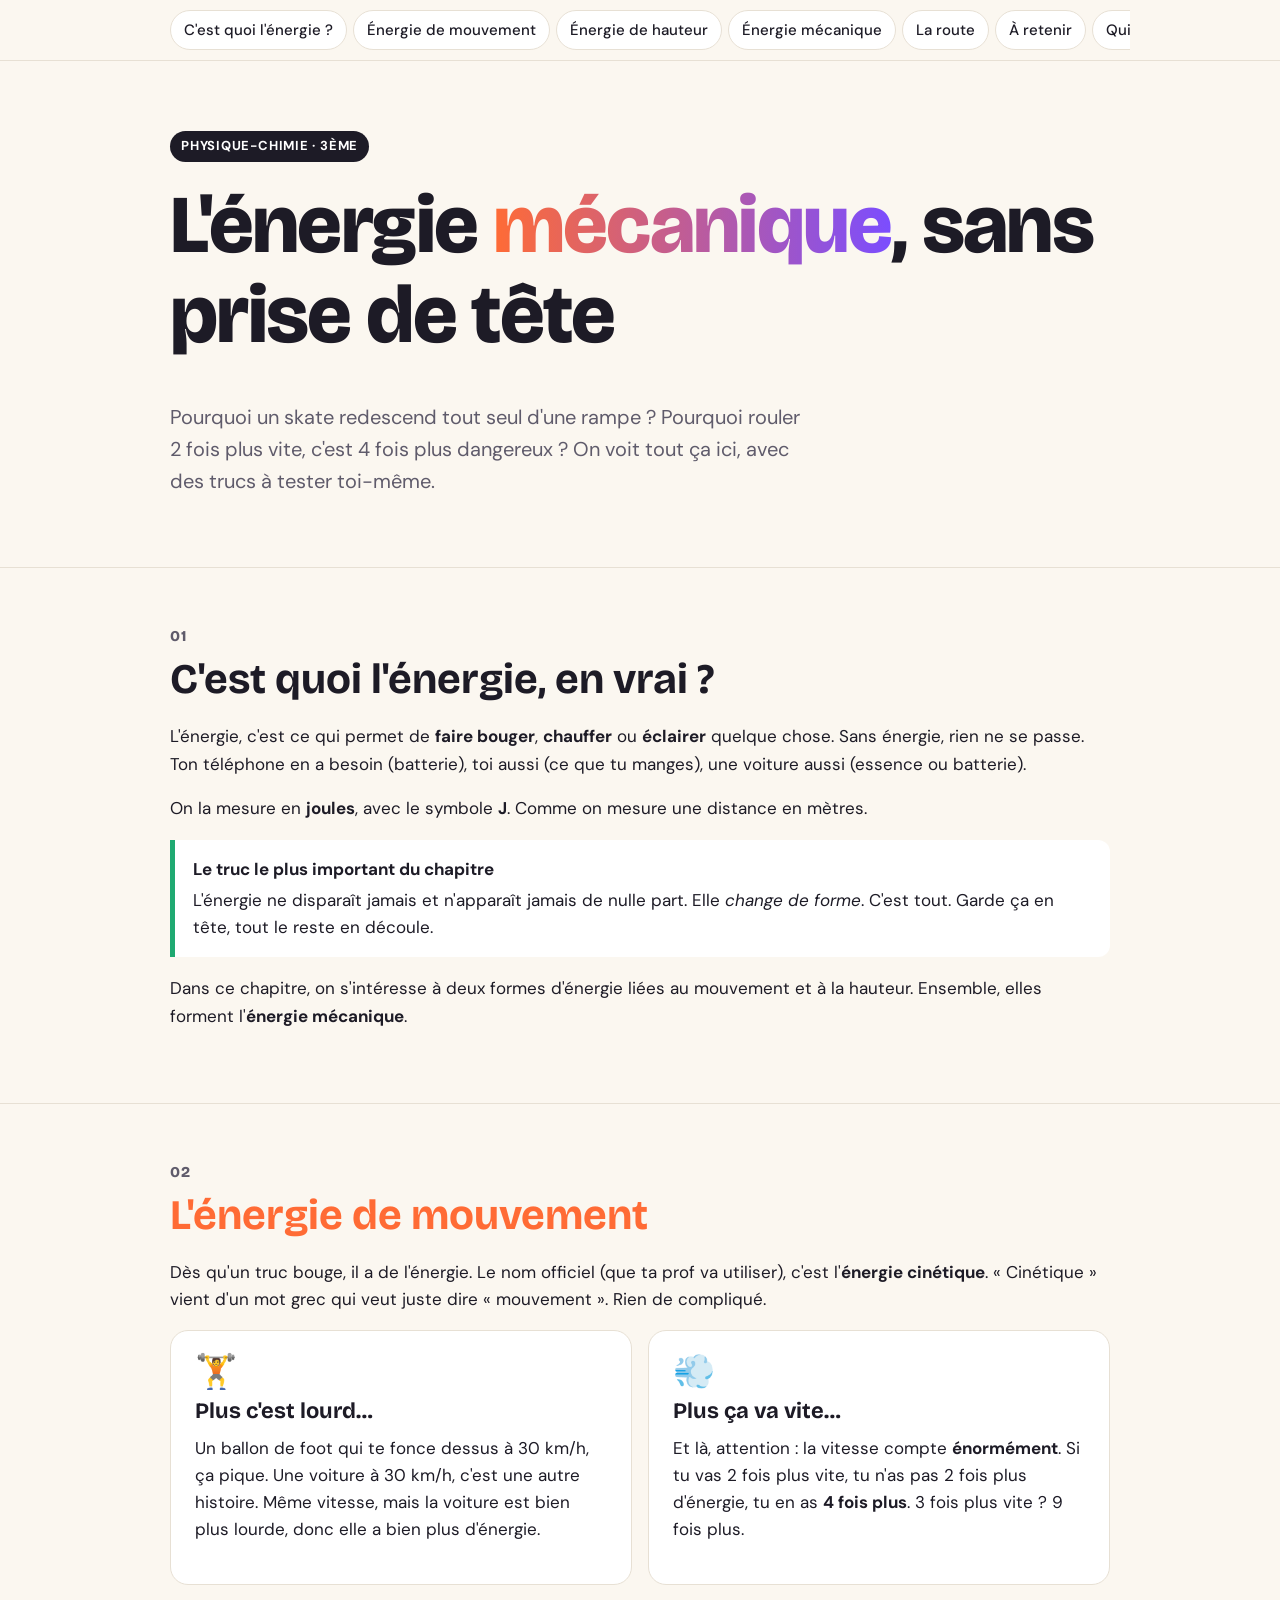
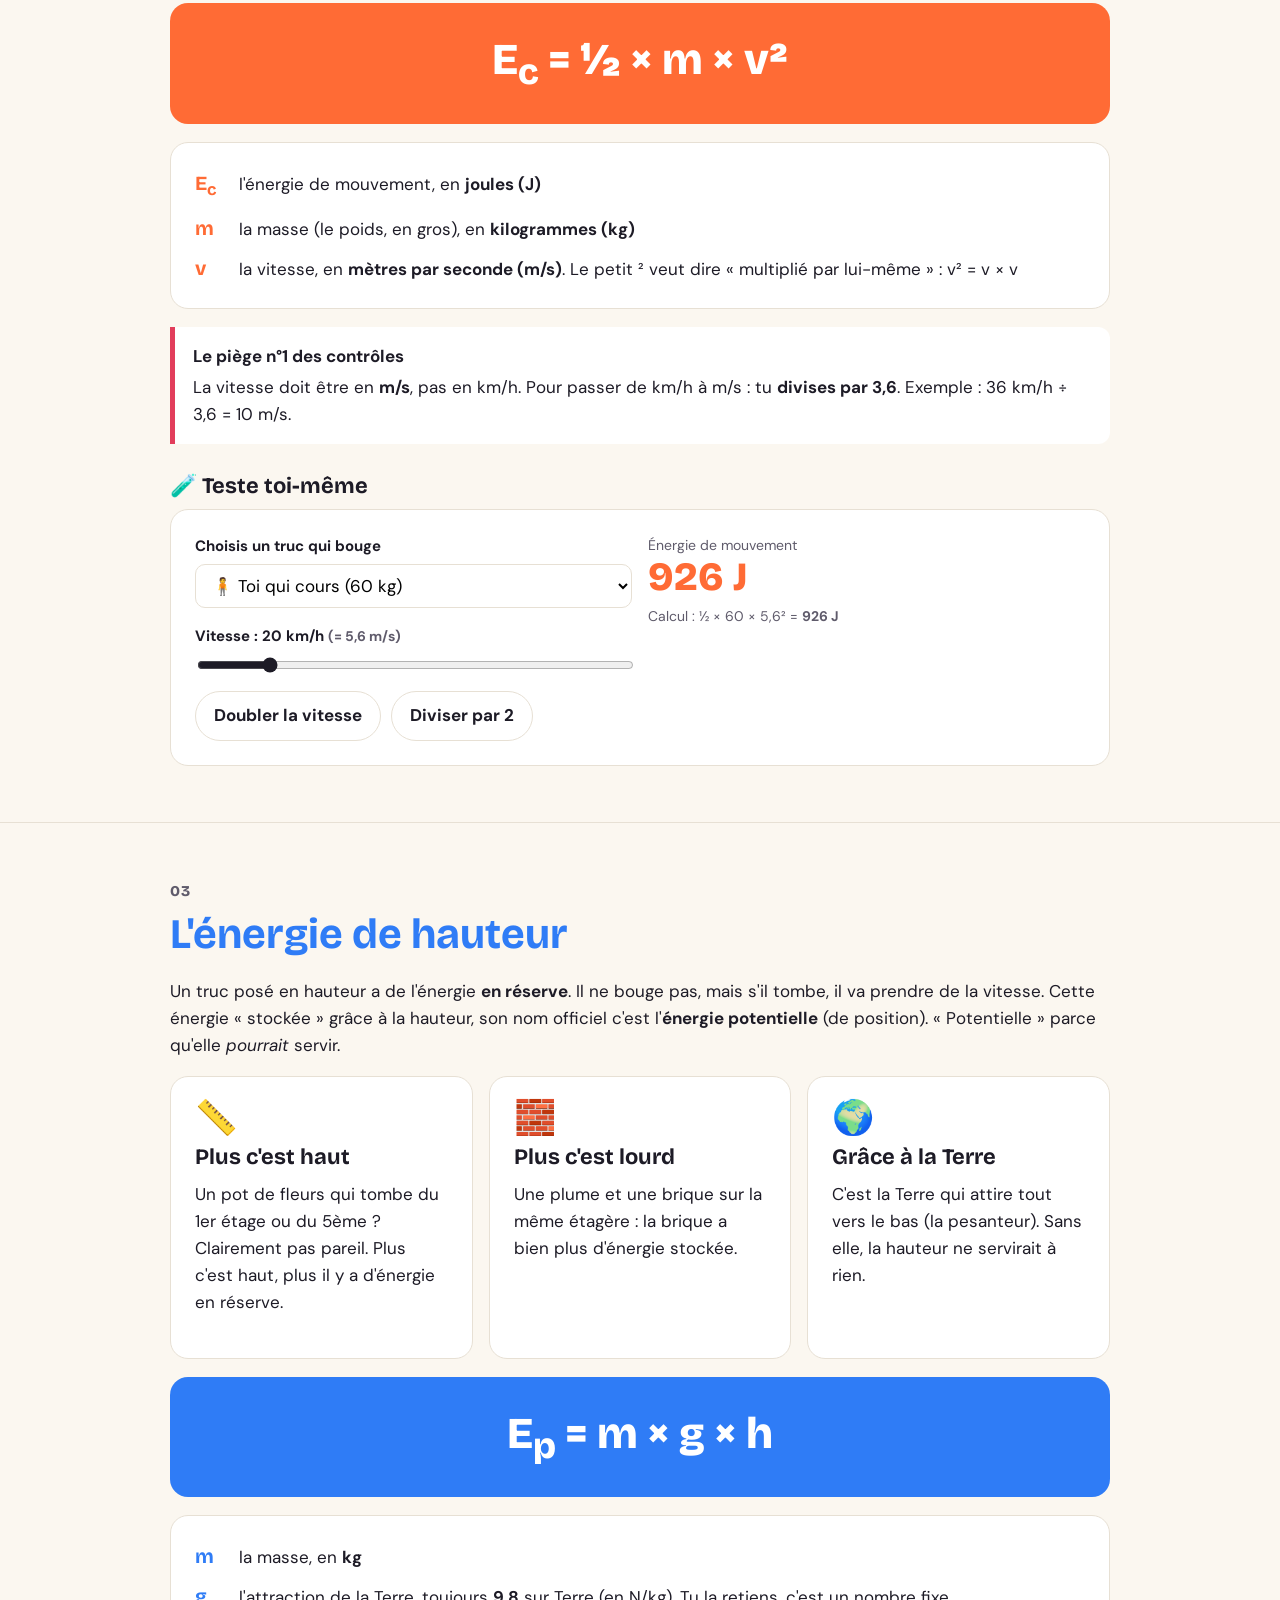
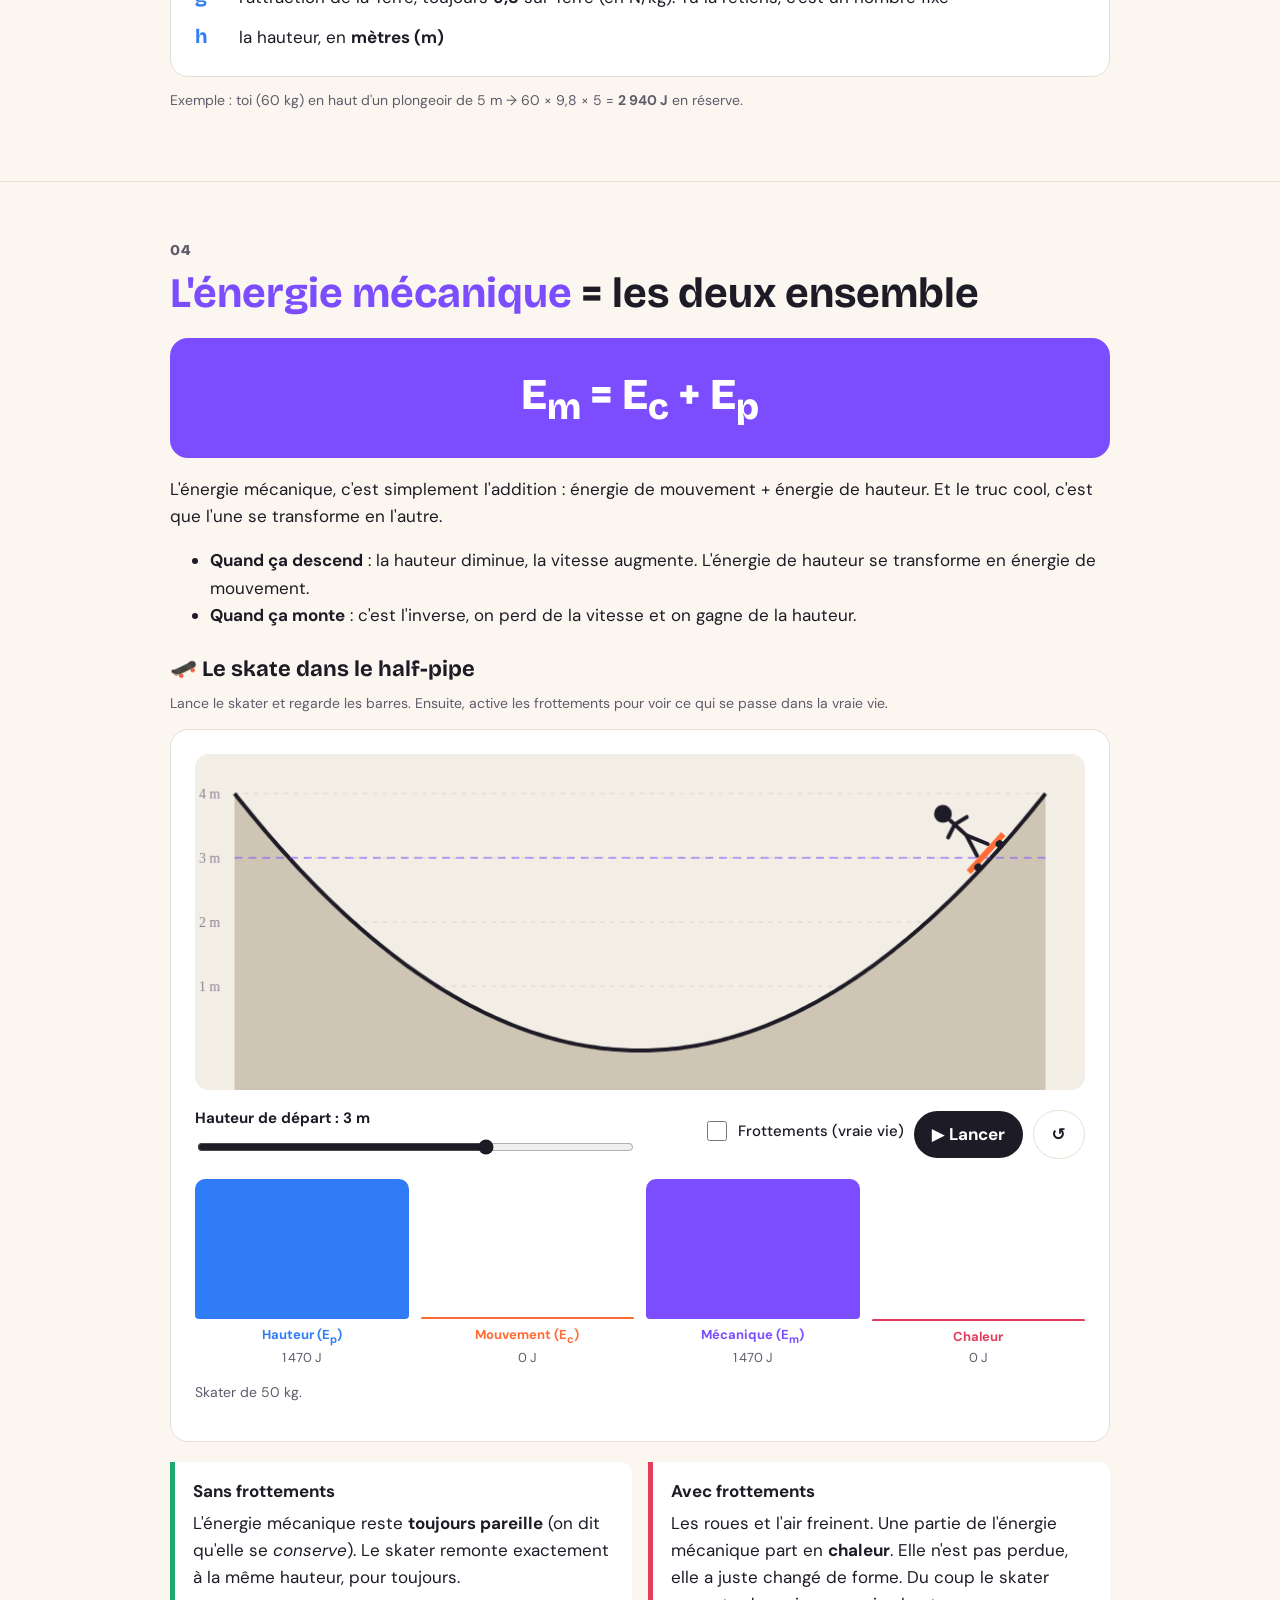
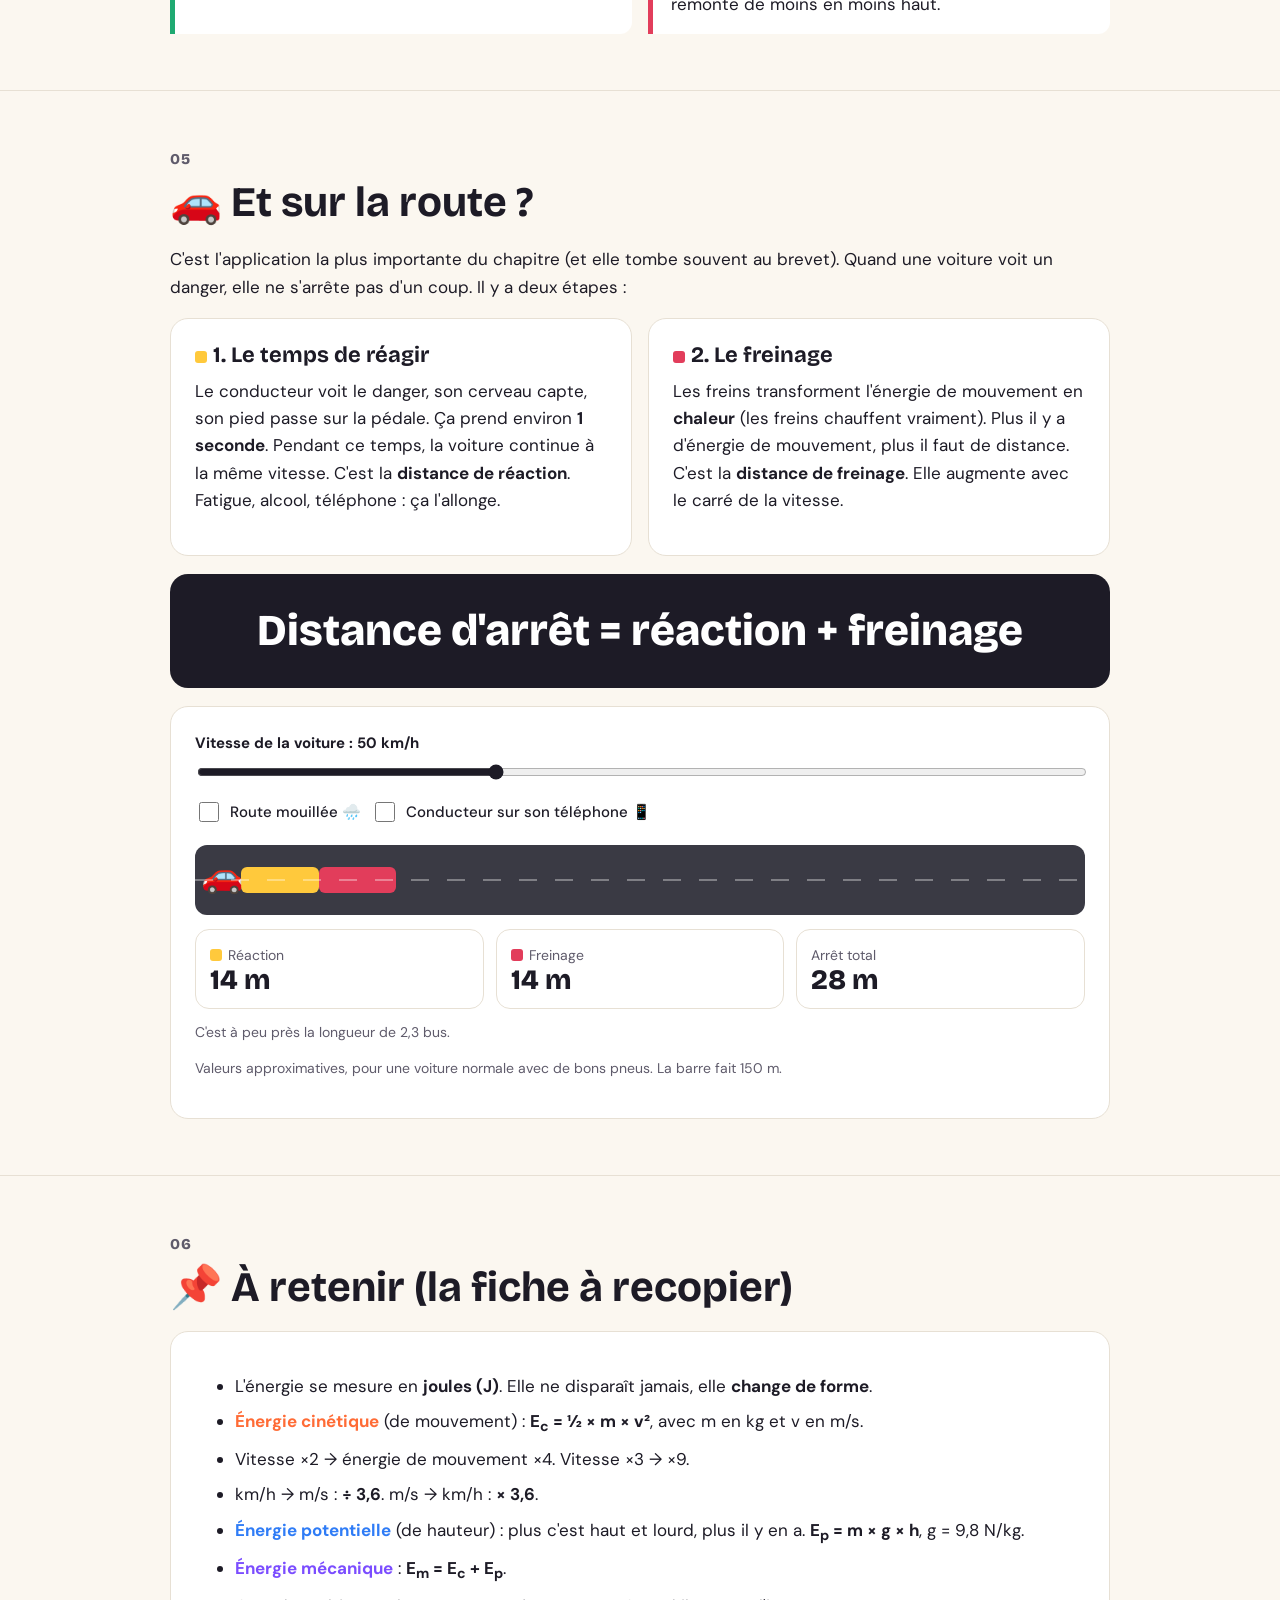
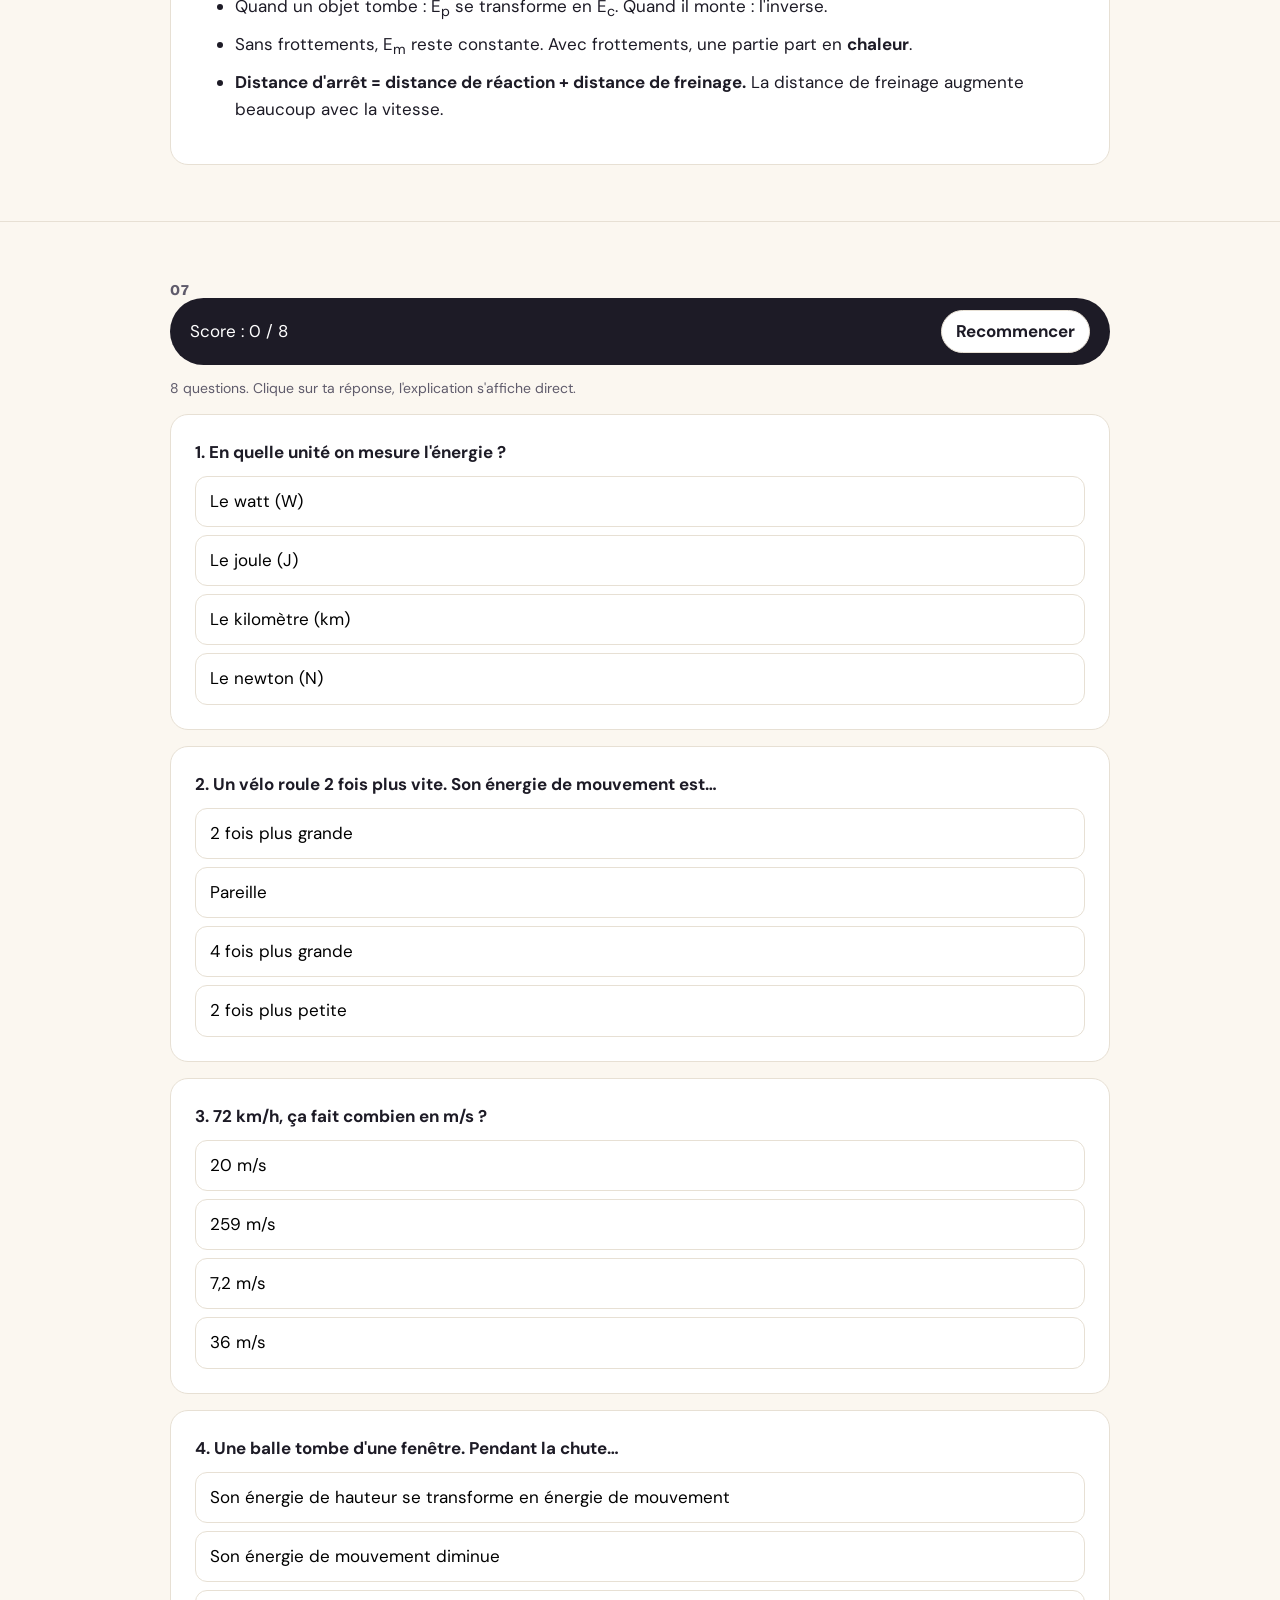
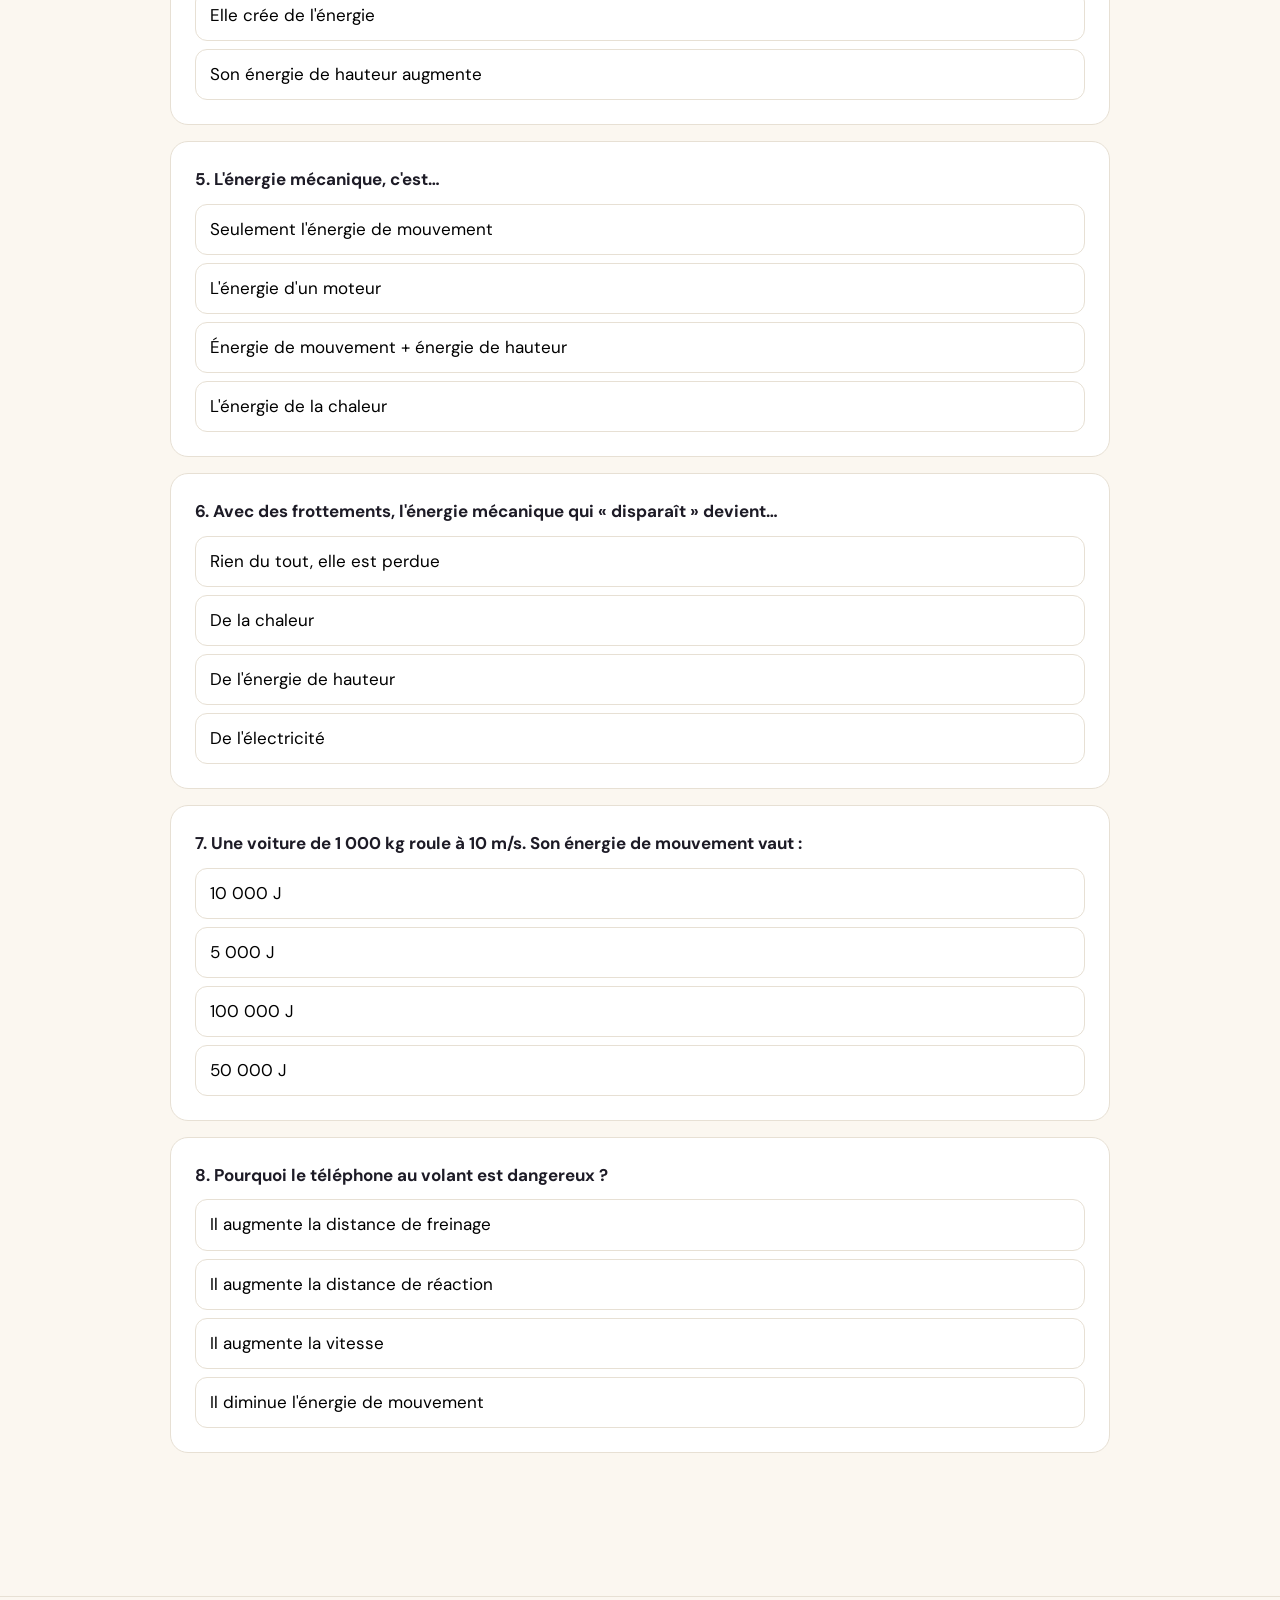
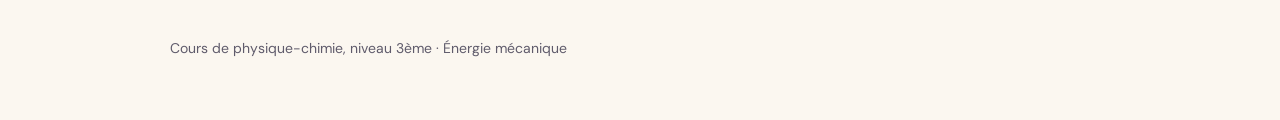
<file: cours/energie.html>
<!DOCTYPE html>
<html lang="fr">
<head>
<meta charset="UTF-8">
<meta name="viewport" content="width=device-width, initial-scale=1">
<title>L'énergie mécanique, version facile</title>
<link rel="preconnect" href="https://fonts.googleapis.com">
<link rel="preconnect" href="https://fonts.gstatic.com" crossorigin>
<link href="https://fonts.googleapis.com/css2?family=Bricolage+Grotesque:opsz,wght@12..96,500;12..96,700;12..96,800&family=DM+Sans:wght@400;500;700&display=swap" rel="stylesheet">
<style>
:root{
  --bg:#fbf7f0; --ink:#1d1b26; --muted:#5f5b6b; --card:#ffffff; --line:#e7e0d4;
  --ec:#ff6b35; --ep:#2f7cf6; --em:#7b4dff; --heat:#e23d5b; --ok:#1fa971;
  --r:18px;
}
*{box-sizing:border-box}
html{scroll-behavior:smooth}
body{margin:0;background:var(--bg);color:var(--ink);font:17px/1.6 "DM Sans",system-ui,sans-serif}
h1,h2,h3{font-family:"Bricolage Grotesque",sans-serif;line-height:1.1;margin:0 0 .5em}
h2{font-size:clamp(28px,4.5vw,42px)}
h3{font-size:22px}
p{margin:0 0 1em}
.wrap{max-width:980px;margin:0 auto;padding:0 20px}
nav{position:sticky;top:0;z-index:10;background:rgba(251,247,240,.92);backdrop-filter:blur(8px);border-bottom:1px solid var(--line)}
nav .wrap{display:flex;gap:6px;overflow-x:auto;padding-top:10px;padding-bottom:10px;scrollbar-width:none}
nav a{white-space:nowrap;text-decoration:none;color:var(--ink);font-weight:500;font-size:15px;padding:7px 13px;border-radius:999px;border:1px solid var(--line);background:#fff}
nav a:hover{border-color:var(--ink)}
header.hero{padding:70px 0 50px}
.tag{display:inline-block;font-size:13px;font-weight:700;letter-spacing:.06em;text-transform:uppercase;background:var(--ink);color:#fff;padding:5px 11px;border-radius:999px;margin-bottom:18px}
.hero h1{font-size:clamp(40px,8vw,82px);font-weight:800;letter-spacing:-.02em}
.hero h1 span{background:linear-gradient(90deg,var(--ec),var(--em));-webkit-background-clip:text;background-clip:text;color:transparent}
.hero p{font-size:20px;color:var(--muted);max-width:640px}
section{padding:56px 0;border-top:1px solid var(--line)}
.num{font-family:"Bricolage Grotesque";font-weight:800;color:var(--muted);font-size:15px;letter-spacing:.08em;margin-bottom:8px;display:block}
.card{background:var(--card);border:1px solid var(--line);border-radius:var(--r);padding:24px}
.grid{display:grid;gap:16px}
.g2{grid-template-columns:repeat(auto-fit,minmax(260px,1fr))}
.g3{grid-template-columns:repeat(auto-fit,minmax(220px,1fr))}
.emoji{font-size:34px;line-height:1;margin-bottom:10px;display:block}
.formula{font-family:"Bricolage Grotesque";font-weight:800;font-size:clamp(28px,5vw,44px);text-align:center;padding:22px;border-radius:var(--r);margin:18px 0;color:#fff}
.f-ec{background:var(--ec)} .f-ep{background:var(--ep)} .f-em{background:var(--em)}
.legend{display:grid;gap:8px;margin-top:6px}
.legend div{display:flex;gap:10px;align-items:baseline}
.legend b{font-family:"Bricolage Grotesque";font-size:20px;min-width:34px}
.tip{border-left:5px solid var(--ink);background:#fff;padding:16px 18px;border-radius:0 12px 12px 0;margin:18px 0}
.tip.warn{border-color:var(--heat)} .tip.good{border-color:var(--ok)}
.tip strong:first-child{display:block;margin-bottom:4px}
label{font-weight:700;font-size:15px;display:block;margin-bottom:6px}
input[type=range]{width:100%;accent-color:var(--ink)}
select,button{font:inherit}
select{padding:9px 12px;border-radius:10px;border:1px solid var(--line);background:#fff;width:100%}
.btn{cursor:pointer;border:0;border-radius:999px;padding:10px 18px;font-weight:700;background:var(--ink);color:#fff}
.btn.ghost{background:#fff;color:var(--ink);border:1px solid var(--line)}
.btn:hover{opacity:.88}
.big{font-family:"Bricolage Grotesque";font-weight:800;font-size:40px;line-height:1}
.small{font-size:14px;color:var(--muted)}
canvas{width:100%;display:block;border-radius:14px;background:#f3eee5}
.bars{display:grid;grid-template-columns:repeat(4,1fr);gap:12px;align-items:end;height:190px;margin-top:16px}
.bar{display:flex;flex-direction:column;justify-content:flex-end;height:100%;text-align:center}
.bar .fill{border-radius:10px 10px 4px 4px;transition:height .05s linear;min-height:2px}
.bar .lab{font-size:13px;font-weight:700;margin-top:6px}
.bar .val{font-size:13px;color:var(--muted)}
.row{display:flex;gap:10px;flex-wrap:wrap;align-items:center}
.switch{display:flex;gap:8px;align-items:center;font-weight:500;cursor:pointer}
.switch input{width:20px;height:20px;accent-color:var(--heat)}
.road{position:relative;height:70px;background:#3a3a44;border-radius:12px;overflow:hidden;margin:14px 0}
.road .seg{position:absolute;top:22px;height:26px;border-radius:6px}
.road .car{position:absolute;top:14px;left:6px;font-size:34px;line-height:1}
.road .kid{position:absolute;top:16px;font-size:32px;line-height:1}
.road::after{content:"";position:absolute;left:0;right:0;top:34px;height:2px;background:repeating-linear-gradient(90deg,#fff 0 18px,transparent 18px 36px);opacity:.35}
.kpis{display:grid;grid-template-columns:repeat(auto-fit,minmax(150px,1fr));gap:12px}
.kpi{background:#fff;border:1px solid var(--line);border-radius:14px;padding:14px}
.chip{display:inline-block;width:12px;height:12px;border-radius:3px;margin-right:6px;vertical-align:-1px}
.q{margin-bottom:16px}
.q .opts{display:grid;gap:8px;margin-top:10px}
.q button.opt{text-align:left;cursor:pointer;background:#fff;border:1.5px solid var(--line);border-radius:12px;padding:11px 14px}
.q button.opt:hover:not(:disabled){border-color:var(--ink)}
.q button.opt.right{border-color:var(--ok);background:#e9f8f1}
.q button.opt.wrong{border-color:var(--heat);background:#fdecef}
.q .exp{display:none;margin-top:10px;font-size:15px;color:var(--muted)}
.q.done .exp{display:block}
.score{position:sticky;bottom:14px;margin-top:20px;background:var(--ink);color:#fff;border-radius:999px;padding:12px 20px;display:flex;justify-content:space-between;align-items:center;gap:10px}
.memo li{margin-bottom:8px}
footer{padding:40px 0 60px;color:var(--muted);font-size:14px;border-top:1px solid var(--line)}
.c-ec{color:var(--ec)} .c-ep{color:var(--ep)} .c-em{color:var(--em)} .c-heat{color:var(--heat)}
@media (max-width:600px){.bars{height:150px}.big{font-size:32px}}
</style>
</head>
<body>

<nav><div class="wrap">
  <a href="#intro">C'est quoi l'énergie ?</a>
  <a href="#ec">Énergie de mouvement</a>
  <a href="#ep">Énergie de hauteur</a>
  <a href="#em">Énergie mécanique</a>
  <a href="#route">La route</a>
  <a href="#memo">À retenir</a>
  <a href="#quiz">Quiz</a>
</div></nav>

<header class="hero"><div class="wrap">
  <span class="tag">Physique-chimie · 3ème</span>
  <h1>L'énergie <span>mécanique</span>, sans prise de tête</h1>
  <p>Pourquoi un skate redescend tout seul d'une rampe ? Pourquoi rouler 2 fois plus vite, c'est 4 fois plus dangereux ? On voit tout ça ici, avec des trucs à tester toi-même.</p>
</div></header>

<!-- 1 -->
<section id="intro"><div class="wrap">
  <span class="num">01</span>
  <h2>C'est quoi l'énergie, en vrai ?</h2>
  <p>L'énergie, c'est ce qui permet de <strong>faire bouger</strong>, <strong>chauffer</strong> ou <strong>éclairer</strong> quelque chose. Sans énergie, rien ne se passe. Ton téléphone en a besoin (batterie), toi aussi (ce que tu manges), une voiture aussi (essence ou batterie).</p>
  <p>On la mesure en <strong>joules</strong>, avec le symbole <strong>J</strong>. Comme on mesure une distance en mètres.</p>
  <div class="tip good"><strong>Le truc le plus important du chapitre</strong>L'énergie ne disparaît jamais et n'apparaît jamais de nulle part. Elle <em>change de forme</em>. C'est tout. Garde ça en tête, tout le reste en découle.</div>
  <p>Dans ce chapitre, on s'intéresse à deux formes d'énergie liées au mouvement et à la hauteur. Ensemble, elles forment l'<strong>énergie mécanique</strong>.</p>
</div></section>

<!-- 2 -->
<section id="ec"><div class="wrap">
  <span class="num">02</span>
  <h2><span class="c-ec">L'énergie de mouvement</span></h2>
  <p>Dès qu'un truc bouge, il a de l'énergie. Le nom officiel (que ta prof va utiliser), c'est l'<strong>énergie cinétique</strong>. « Cinétique » vient d'un mot grec qui veut juste dire « mouvement ». Rien de compliqué.</p>

  <div class="grid g2">
    <div class="card"><span class="emoji">🏋️</span><h3>Plus c'est lourd…</h3><p>Un ballon de foot qui te fonce dessus à 30 km/h, ça pique. Une voiture à 30 km/h, c'est une autre histoire. Même vitesse, mais la voiture est bien plus lourde, donc elle a bien plus d'énergie.</p></div>
    <div class="card"><span class="emoji">💨</span><h3>Plus ça va vite…</h3><p>Et là, attention : la vitesse compte <strong>énormément</strong>. Si tu vas 2 fois plus vite, tu n'as pas 2 fois plus d'énergie, tu en as <strong>4 fois plus</strong>. 3 fois plus vite ? 9 fois plus.</p></div>
  </div>

  <div class="formula f-ec">E<sub>c</sub> = ½ × m × v²</div>
  <div class="legend card">
    <div><b class="c-ec">E<sub>c</sub></b><span>l'énergie de mouvement, en <strong>joules (J)</strong></span></div>
    <div><b class="c-ec">m</b><span>la masse (le poids, en gros), en <strong>kilogrammes (kg)</strong></span></div>
    <div><b class="c-ec">v</b><span>la vitesse, en <strong>mètres par seconde (m/s)</strong>. Le petit ² veut dire « multiplié par lui-même » : v² = v × v</span></div>
  </div>

  <div class="tip warn"><strong>Le piège n°1 des contrôles</strong>La vitesse doit être en <strong>m/s</strong>, pas en km/h. Pour passer de km/h à m/s : tu <strong>divises par 3,6</strong>. Exemple : 36 km/h ÷ 3,6 = 10 m/s.</div>

  <h3 style="margin-top:30px">🧪 Teste toi-même</h3>
  <div class="card">
    <div class="grid g2">
      <div>
        <label for="obj">Choisis un truc qui bouge</label>
        <select id="obj">
          <option value="0.45">⚽ Ballon de foot (0,45 kg)</option>
          <option value="60" selected>🧍 Toi qui cours (60 kg)</option>
          <option value="75">🚲 Toi + ton vélo (75 kg)</option>
          <option value="190">🛵 Scooter avec quelqu'un dessus (190 kg)</option>
          <option value="1200">🚗 Voiture (1 200 kg)</option>
        </select>
        <label for="spd" style="margin-top:16px">Vitesse : <span id="spdv">20</span> km/h <span class="small">(= <span id="spdms">5,6</span> m/s)</span></label>
        <input id="spd" type="range" min="0" max="130" value="20">
        <div class="row" style="margin-top:10px">
          <button class="btn ghost" id="x2">Doubler la vitesse</button>
          <button class="btn ghost" id="half">Diviser par 2</button>
        </div>
      </div>
      <div>
        <div class="small">Énergie de mouvement</div>
        <div class="big c-ec" id="ecv">0 J</div>
        <p class="small" id="ecdetail" style="margin-top:8px"></p>
        <p class="small" id="eccompare"></p>
      </div>
    </div>
  </div>
</div></section>

<!-- 3 -->
<section id="ep"><div class="wrap">
  <span class="num">03</span>
  <h2><span class="c-ep">L'énergie de hauteur</span></h2>
  <p>Un truc posé en hauteur a de l'énergie <strong>en réserve</strong>. Il ne bouge pas, mais s'il tombe, il va prendre de la vitesse. Cette énergie « stockée » grâce à la hauteur, son nom officiel c'est l'<strong>énergie potentielle</strong> (de position). « Potentielle » parce qu'elle <em>pourrait</em> servir.</p>
  <div class="grid g3">
    <div class="card"><span class="emoji">📏</span><h3>Plus c'est haut</h3><p>Un pot de fleurs qui tombe du 1er étage ou du 5ème ? Clairement pas pareil. Plus c'est haut, plus il y a d'énergie en réserve.</p></div>
    <div class="card"><span class="emoji">🧱</span><h3>Plus c'est lourd</h3><p>Une plume et une brique sur la même étagère : la brique a bien plus d'énergie stockée.</p></div>
    <div class="card"><span class="emoji">🌍</span><h3>Grâce à la Terre</h3><p>C'est la Terre qui attire tout vers le bas (la pesanteur). Sans elle, la hauteur ne servirait à rien.</p></div>
  </div>
  <div class="formula f-ep">E<sub>p</sub> = m × g × h</div>
  <div class="legend card">
    <div><b class="c-ep">m</b><span>la masse, en <strong>kg</strong></span></div>
    <div><b class="c-ep">g</b><span>l'attraction de la Terre, toujours <strong>9,8</strong> sur Terre (en N/kg). Tu la retiens, c'est un nombre fixe</span></div>
    <div><b class="c-ep">h</b><span>la hauteur, en <strong>mètres (m)</strong></span></div>
  </div>
  <p class="small" style="margin-top:12px">Exemple : toi (60 kg) en haut d'un plongeoir de 5 m → 60 × 9,8 × 5 = <strong>2 940 J</strong> en réserve.</p>
</div></section>

<!-- 4 -->
<section id="em"><div class="wrap">
  <span class="num">04</span>
  <h2><span class="c-em">L'énergie mécanique</span> = les deux ensemble</h2>
  <div class="formula f-em">E<sub>m</sub> = E<sub>c</sub> + E<sub>p</sub></div>
  <p>L'énergie mécanique, c'est simplement l'addition : énergie de mouvement + énergie de hauteur. Et le truc cool, c'est que l'une se transforme en l'autre.</p>
  <ul>
    <li><strong>Quand ça descend</strong> : la hauteur diminue, la vitesse augmente. L'énergie de hauteur se transforme en énergie de mouvement.</li>
    <li><strong>Quand ça monte</strong> : c'est l'inverse, on perd de la vitesse et on gagne de la hauteur.</li>
  </ul>

  <h3 style="margin-top:28px">🛹 Le skate dans le half-pipe</h3>
  <p class="small">Lance le skater et regarde les barres. Ensuite, active les frottements pour voir ce qui se passe dans la vraie vie.</p>
  <div class="card">
    <canvas id="cv" width="900" height="340"></canvas>
    <div class="grid g2" style="margin-top:16px">
      <div>
        <label for="hstart">Hauteur de départ : <span id="hv">3</span> m</label>
        <input id="hstart" type="range" min="1" max="4" step="0.5" value="3">
      </div>
      <div class="row" style="justify-content:flex-end">
        <label class="switch"><input type="checkbox" id="fric"> Frottements (vraie vie)</label>
        <button class="btn" id="play">▶ Lancer</button>
        <button class="btn ghost" id="reset">↺</button>
      </div>
    </div>
    <div class="bars">
      <div class="bar"><div class="fill" id="bEp" style="background:var(--ep)"></div><div class="lab c-ep">Hauteur (E<sub>p</sub>)</div><div class="val" id="vEp"></div></div>
      <div class="bar"><div class="fill" id="bEc" style="background:var(--ec)"></div><div class="lab c-ec">Mouvement (E<sub>c</sub>)</div><div class="val" id="vEc"></div></div>
      <div class="bar"><div class="fill" id="bEm" style="background:var(--em)"></div><div class="lab c-em">Mécanique (E<sub>m</sub>)</div><div class="val" id="vEm"></div></div>
      <div class="bar"><div class="fill" id="bH" style="background:var(--heat)"></div><div class="lab c-heat">Chaleur</div><div class="val" id="vH"></div></div>
    </div>
    <p class="small" style="margin-top:12px">Skater de 50 kg.</p>
  </div>

  <div class="grid g2" style="margin-top:20px">
    <div class="tip good" style="margin:0"><strong>Sans frottements</strong>L'énergie mécanique reste <strong>toujours pareille</strong> (on dit qu'elle se <em>conserve</em>). Le skater remonte exactement à la même hauteur, pour toujours.</div>
    <div class="tip warn" style="margin:0"><strong>Avec frottements</strong>Les roues et l'air freinent. Une partie de l'énergie mécanique part en <strong>chaleur</strong>. Elle n'est pas perdue, elle a juste changé de forme. Du coup le skater remonte de moins en moins haut.</div>
  </div>
</div></section>

<!-- 5 -->
<section id="route"><div class="wrap">
  <span class="num">05</span>
  <h2>🚗 Et sur la route ?</h2>
  <p>C'est l'application la plus importante du chapitre (et elle tombe souvent au brevet). Quand une voiture voit un danger, elle ne s'arrête pas d'un coup. Il y a deux étapes :</p>
  <div class="grid g2">
    <div class="card"><h3><span class="chip" style="background:#ffc93c"></span>1. Le temps de réagir</h3><p>Le conducteur voit le danger, son cerveau capte, son pied passe sur la pédale. Ça prend environ <strong>1 seconde</strong>. Pendant ce temps, la voiture continue à la même vitesse. C'est la <strong>distance de réaction</strong>. Fatigue, alcool, téléphone : ça l'allonge.</p></div>
    <div class="card"><h3><span class="chip" style="background:var(--heat)"></span>2. Le freinage</h3><p>Les freins transforment l'énergie de mouvement en <strong>chaleur</strong> (les freins chauffent vraiment). Plus il y a d'énergie de mouvement, plus il faut de distance. C'est la <strong>distance de freinage</strong>. Elle augmente avec le carré de la vitesse.</p></div>
  </div>
  <div class="formula" style="background:var(--ink)">Distance d'arrêt = réaction + freinage</div>

  <div class="card">
    <label for="vroad">Vitesse de la voiture : <span id="vrv">50</span> km/h</label>
    <input id="vroad" type="range" min="10" max="130" step="5" value="50">
    <div class="row" style="margin-top:10px">
      <label class="switch"><input type="checkbox" id="wet"> Route mouillée 🌧️</label>
      <label class="switch"><input type="checkbox" id="phone"> Conducteur sur son téléphone 📱</label>
    </div>
    <div class="road" id="road">
      <div class="seg" id="sR" style="background:#ffc93c"></div>
      <div class="seg" id="sF" style="background:var(--heat)"></div>
      <div class="car">🚗</div>
    </div>
    <div class="kpis">
      <div class="kpi"><div class="small"><span class="chip" style="background:#ffc93c"></span>Réaction</div><div class="big" style="font-size:28px" id="dR"></div></div>
      <div class="kpi"><div class="small"><span class="chip" style="background:var(--heat)"></span>Freinage</div><div class="big" style="font-size:28px" id="dF"></div></div>
      <div class="kpi"><div class="small">Arrêt total</div><div class="big" style="font-size:28px" id="dT"></div></div>
    </div>
    <p class="small" style="margin-top:12px" id="roadtxt"></p>
    <p class="small">Valeurs approximatives, pour une voiture normale avec de bons pneus. La barre fait 150 m.</p>
  </div>
</div></section>

<!-- 6 -->
<section id="memo"><div class="wrap">
  <span class="num">06</span>
  <h2>📌 À retenir (la fiche à recopier)</h2>
  <div class="card memo">
    <ul>
      <li>L'énergie se mesure en <strong>joules (J)</strong>. Elle ne disparaît jamais, elle <strong>change de forme</strong>.</li>
      <li><span class="c-ec"><strong>Énergie cinétique</strong></span> (de mouvement) : <strong>E<sub>c</sub> = ½ × m × v²</strong>, avec m en kg et v en m/s.</li>
      <li>Vitesse ×2 → énergie de mouvement ×4. Vitesse ×3 → ×9.</li>
      <li>km/h → m/s : <strong>÷ 3,6</strong>. m/s → km/h : <strong>× 3,6</strong>.</li>
      <li><span class="c-ep"><strong>Énergie potentielle</strong></span> (de hauteur) : plus c'est haut et lourd, plus il y en a. <strong>E<sub>p</sub> = m × g × h</strong>, g = 9,8 N/kg.</li>
      <li><span class="c-em"><strong>Énergie mécanique</strong></span> : <strong>E<sub>m</sub> = E<sub>c</sub> + E<sub>p</sub></strong>.</li>
      <li>Quand un objet tombe : E<sub>p</sub> se transforme en E<sub>c</sub>. Quand il monte : l'inverse.</li>
      <li>Sans frottements, E<sub>m</sub> reste constante. Avec frottements, une partie part en <strong>chaleur</strong>.</li>
      <li><strong>Distance d'arrêt = distance de réaction + distance de freinage.</strong> La distance de freinage augmente beaucoup avec la vitesse.</li>
    </ul>
  </div>
</div></section>

<!-- 7 -->
<section id="quiz"><div class="wrap">
  <span class="num">07</span>
  <h2>🎯 Quiz : t'as capté ?</h2>
  <p class="small">8 questions. Clique sur ta réponse, l'explication s'affiche direct.</p>
  <div id="qz"></div>
  <div class="score"><span id="sc">Score : 0 / 8</span><button class="btn ghost" id="qreset" style="padding:7px 14px">Recommencer</button></div>
</div></section>

<footer><div class="wrap">Cours de physique-chimie, niveau 3ème · Énergie mécanique</div></footer>

<script>
const fmt = (n, d=0) => n.toLocaleString('fr-FR',{maximumFractionDigits:d, minimumFractionDigits:0});

/* ---------- Calculatrice Ec ---------- */
const obj = document.getElementById('obj'), spd = document.getElementById('spd');
let lastEc = null;
function updEc(){
  const m = parseFloat(obj.value), kmh = parseFloat(spd.value), v = kmh/3.6;
  const ec = 0.5*m*v*v;
  document.getElementById('spdv').textContent = kmh;
  document.getElementById('spdms').textContent = fmt(v,1);
  document.getElementById('ecv').textContent = fmt(ec) + ' J';
  document.getElementById('ecdetail').innerHTML = `Calcul : ½ × ${fmt(m,2)} × ${fmt(v,1)}² = <strong>${fmt(ec)} J</strong>`;
  let cmp = '';
  if (lastEc !== null && lastEc > 0 && ec > 0) {
    const r = ec/lastEc;
    if (Math.abs(r-1) > 0.01) cmp = r > 1 ? `👉 C'est ${fmt(r,1)} fois plus qu'avant.` : `👉 C'est ${fmt(1/r,1)} fois moins qu'avant.`;
  }
  document.getElementById('eccompare').textContent = cmp;
}
function setSpeed(kmh){ lastEc = 0.5*parseFloat(obj.value)*(spd.value/3.6)**2; spd.value = Math.max(0,Math.min(130,kmh)); updEc(); }
spd.addEventListener('input', ()=>{ lastEc=null; updEc(); });
obj.addEventListener('change', ()=>{ lastEc=null; updEc(); });
document.getElementById('x2').onclick = ()=>{ if(spd.value*2>130){ document.getElementById('eccompare').textContent='Trop rapide pour le curseur, baisse un peu la vitesse d’abord.'; return;} setSpeed(spd.value*2); };
document.getElementById('half').onclick = ()=> setSpeed(Math.round(spd.value/2));
updEc();

/* ---------- Half-pipe ---------- */
const cv = document.getElementById('cv'), ctx = cv.getContext('2d');
const M = 50, G = 9.8, HMAX = 4;
let H = 3, A = 1, phase = 0, running = false, last = 0;
const W = cv.width, Hc = cv.height, pad = 40, ground = Hc - 40;
const scaleY = (ground - 40) / HMAX;
const toX = x => W/2 + x*(W/2 - pad);
const rampY = (x) => ground - (HMAX*x*x)*scaleY; // ramp shape for full 4 m
function heightAt(x){ return HMAX*x*x; }

function draw(){
  ctx.clearRect(0,0,W,Hc);
  // height marks
  ctx.strokeStyle = '#d9d1c3'; ctx.fillStyle='#8a8496'; ctx.font = '14px DM Sans'; ctx.lineWidth=1;
  for(let h=1; h<=4; h++){
    const y = ground - h*scaleY;
    ctx.setLineDash([4,6]); ctx.beginPath(); ctx.moveTo(pad,y); ctx.lineTo(W-pad,y); ctx.stroke(); ctx.setLineDash([]);
    ctx.fillText(h+' m', 4, y+5);
  }
  // ramp
  ctx.beginPath();
  for(let i=0;i<=200;i++){ const x=-1+2*i/200; const px=toX(x), py=rampY(x); i?ctx.lineTo(px,py):ctx.moveTo(px,py); }
  ctx.lineTo(toX(1), Hc); ctx.lineTo(toX(-1), Hc); ctx.closePath();
  ctx.fillStyle = '#cfc5b4'; ctx.fill();
  ctx.beginPath();
  for(let i=0;i<=200;i++){ const x=-1+2*i/200; const px=toX(x), py=rampY(x); i?ctx.lineTo(px,py):ctx.moveTo(px,py); }
  ctx.strokeStyle = '#1d1b26'; ctx.lineWidth = 4; ctx.stroke();
  // start height line
  const ys = ground - H*scaleY;
  ctx.strokeStyle = 'rgba(123,77,255,.5)'; ctx.lineWidth=2; ctx.setLineDash([8,6]);
  ctx.beginPath(); ctx.moveTo(pad,ys); ctx.lineTo(W-pad,ys); ctx.stroke(); ctx.setLineDash([]);
  // skater: amplitude in "height" terms
  const xr = Math.sqrt(H/HMAX) * A * Math.cos(phase); // position in ramp coords
  const px = toX(xr), py = rampY(xr);
  const slope = -(2*HMAX*xr)*scaleY / (W/2 - pad);
  const ang = Math.atan(slope);
  ctx.save(); ctx.translate(px,py); ctx.rotate(ang);
  // board
  ctx.fillStyle = '#ff6b35'; ctx.fillRect(-26,-10,52,6);
  ctx.fillStyle = '#1d1b26'; ctx.beginPath(); ctx.arc(-16,-3,4,0,7); ctx.arc(16,-3,4,0,7); ctx.fill();
  // body
  ctx.strokeStyle = '#1d1b26'; ctx.lineWidth = 4; ctx.lineCap='round';
  ctx.beginPath(); ctx.moveTo(-8,-12); ctx.lineTo(0,-34); ctx.lineTo(8,-12); ctx.moveTo(0,-34); ctx.lineTo(0,-56);
  ctx.moveTo(-14,-46); ctx.lineTo(0,-50); ctx.lineTo(14,-46); ctx.stroke();
  ctx.fillStyle='#1d1b26'; ctx.beginPath(); ctx.arc(0,-66,9,0,7); ctx.fill();
  ctx.restore();
  return xr;
}

function bars(xr){
  const em0 = M*G*H;
  const hNow = heightAt(xr);
  const ep = M*G*hNow;
  const em = em0*A*A;
  const ec = Math.max(0, em - ep);
  const heat = em0 - em;
  const max = M*G*HMAX;
  const set=(id,val)=>{ document.getElementById('b'+id).style.height = (val/max*100)+'%'; document.getElementById('v'+id).textContent = fmt(val)+' J'; };
  set('Ep',ep); set('Ec',ec); set('Em',em); set('H',heat);
}

const fric = document.getElementById('fric');
function loop(t){
  if(!running){ return; }
  const dt = Math.min(0.05,(t-last)/1000); last = t;
  const omega = 2.2; // rad/s
  phase += omega*dt;
  if(fric.checked){ A *= Math.exp(-0.12*dt); if(A<0.02){A=0;} }
  const xr = draw(); bars(xr);
  if(A===0){ running=false; document.getElementById('play').textContent='▶ Lancer'; return; }
  requestAnimationFrame(loop);
}
document.getElementById('play').onclick = function(){
  running = !running; this.textContent = running ? '⏸ Pause' : '▶ Lancer';
  if(running){ if(A===0){A=1;phase=0;} last=performance.now(); requestAnimationFrame(loop); }
};
function resetPipe(){ running=false; A=1; phase=0; document.getElementById('play').textContent='▶ Lancer'; const xr=draw(); bars(xr); }
document.getElementById('reset').onclick = resetPipe;
document.getElementById('hstart').oninput = function(){ H=parseFloat(this.value); document.getElementById('hv').textContent = fmt(H,1); resetPipe(); };
resetPipe();

/* ---------- Route ---------- */
const vroad = document.getElementById('vroad'), wet = document.getElementById('wet'), phone = document.getElementById('phone');
function updRoad(){
  const kmh = +vroad.value, v = kmh/3.6;
  const tr = phone.checked ? 2.5 : 1;
  const dec = wet.checked ? 4.5 : 7;
  const dR = v*tr, dF = v*v/(2*dec), dT = dR+dF;
  document.getElementById('vrv').textContent = kmh;
  document.getElementById('dR').textContent = fmt(dR)+' m';
  document.getElementById('dF').textContent = fmt(dF)+' m';
  document.getElementById('dT').textContent = fmt(dT)+' m';
  const road = document.getElementById('road'), w = road.clientWidth - 50, scale = w/150;
  const sR = document.getElementById('sR'), sF = document.getElementById('sF');
  sR.style.left = '46px'; sR.style.width = Math.min(w, dR*scale)+'px';
  sF.style.left = (46+Math.min(w, dR*scale))+'px'; sF.style.width = Math.max(0, Math.min(w - dR*scale, dF*scale))+'px';
  let txt;
  if (dT > 150) txt = "😬 Plus de 150 m pour s'arrêter, ça dépasse même la barre. C'est plus qu'un terrain de foot et demi.";
  else if (dT > 100) txt = `C'est à peu près la longueur d'un terrain de foot (${fmt(dT)} m).`;
  else if (dT > 40) txt = `C'est comme ${fmt(dT/4.5,0)} voitures garées l'une derrière l'autre.`;
  else txt = `C'est à peu près la longueur de ${fmt(dT/12,1)} bus.`;
  if (phone.checked) txt += " Le téléphone fait passer le temps de réaction d'environ 1 s à 2,5 s : regarde la partie jaune grossir.";
  document.getElementById('roadtxt').textContent = txt;
}
[vroad,wet,phone].forEach(e=>e.addEventListener('input',updRoad));
window.addEventListener('resize',updRoad);
updRoad();

/* ---------- Quiz ---------- */
const QS = [
  {q:"En quelle unité on mesure l'énergie ?", o:["Le watt (W)","Le joule (J)","Le kilomètre (km)","Le newton (N)"], a:1, e:"L'énergie se mesure en joules, symbole J."},
  {q:"Un vélo roule 2 fois plus vite. Son énergie de mouvement est…", o:["2 fois plus grande","Pareille","4 fois plus grande","2 fois plus petite"], a:2, e:"La vitesse est au carré dans la formule : 2 × 2 = 4. Donc 4 fois plus d'énergie."},
  {q:"72 km/h, ça fait combien en m/s ?", o:["20 m/s","259 m/s","7,2 m/s","36 m/s"], a:0, e:"On divise par 3,6 : 72 ÷ 3,6 = 20 m/s."},
  {q:"Une balle tombe d'une fenêtre. Pendant la chute…", o:["Son énergie de hauteur se transforme en énergie de mouvement","Son énergie de mouvement diminue","Elle crée de l'énergie","Son énergie de hauteur augmente"], a:0, e:"Elle perd de la hauteur et gagne de la vitesse : l'énergie potentielle se transforme en énergie cinétique."},
  {q:"L'énergie mécanique, c'est…", o:["Seulement l'énergie de mouvement","L'énergie d'un moteur","Énergie de mouvement + énergie de hauteur","L'énergie de la chaleur"], a:2, e:"Em = Ec + Ep. Les deux additionnées."},
  {q:"Avec des frottements, l'énergie mécanique qui « disparaît » devient…", o:["Rien du tout, elle est perdue","De la chaleur","De l'énergie de hauteur","De l'électricité"], a:1, e:"L'énergie ne disparaît jamais. Avec les frottements, elle se transforme en chaleur."},
  {q:"Une voiture de 1 000 kg roule à 10 m/s. Son énergie de mouvement vaut :", o:["10 000 J","5 000 J","100 000 J","50 000 J"], a:3, e:"½ × 1 000 × 10² = ½ × 1 000 × 100 = 50 000 J."},
  {q:"Pourquoi le téléphone au volant est dangereux ?", o:["Il augmente la distance de freinage","Il augmente la distance de réaction","Il augmente la vitesse","Il diminue l'énergie de mouvement"], a:1, e:"Le conducteur met plus de temps à réagir, donc la voiture roule plus longtemps avant qu'il freine : la distance de réaction augmente."}
];
let score = 0;
function buildQuiz(){
  score = 0; document.getElementById('sc').textContent = `Score : 0 / ${QS.length}`;
  const box = document.getElementById('qz'); box.innerHTML='';
  QS.forEach((it,i)=>{
    const d = document.createElement('div'); d.className='card q';
    d.innerHTML = `<strong>${i+1}. ${it.q}</strong><div class="opts"></div><div class="exp"></div>`;
    const opts = d.querySelector('.opts');
    it.o.forEach((t,j)=>{
      const b = document.createElement('button'); b.className='opt'; b.textContent=t;
      b.onclick = ()=>{
        if(d.classList.contains('done')) return;
        d.classList.add('done');
        opts.querySelectorAll('button').forEach((bb,k)=>{ bb.disabled=true; if(k===it.a) bb.classList.add('right'); });
        if(j===it.a){ score++; d.querySelector('.exp').innerHTML = '✅ <strong>Bien joué.</strong> '+it.e; }
        else { b.classList.add('wrong'); d.querySelector('.exp').innerHTML = '❌ <strong>Pas tout à fait.</strong> '+it.e; }
        const answered = document.querySelectorAll('.q.done').length;
        let msg = `Score : ${score} / ${QS.length}`;
        if(answered===QS.length) msg += score===QS.length ? ' 🔥 Parfait !' : score>=5 ? ' 👍 Pas mal du tout' : ' 📖 Relis la fiche et retente';
        document.getElementById('sc').textContent = msg;
      };
      opts.appendChild(b);
    });
    box.appendChild(d);
  });
}
document.getElementById('qreset').onclick = buildQuiz;
buildQuiz();
</script>
<script data-goatcounter="https://melinecastillo.goatcounter.com/count" async src="//gc.zgo.at/count.js"></script>
</body>
</html>
</file>
